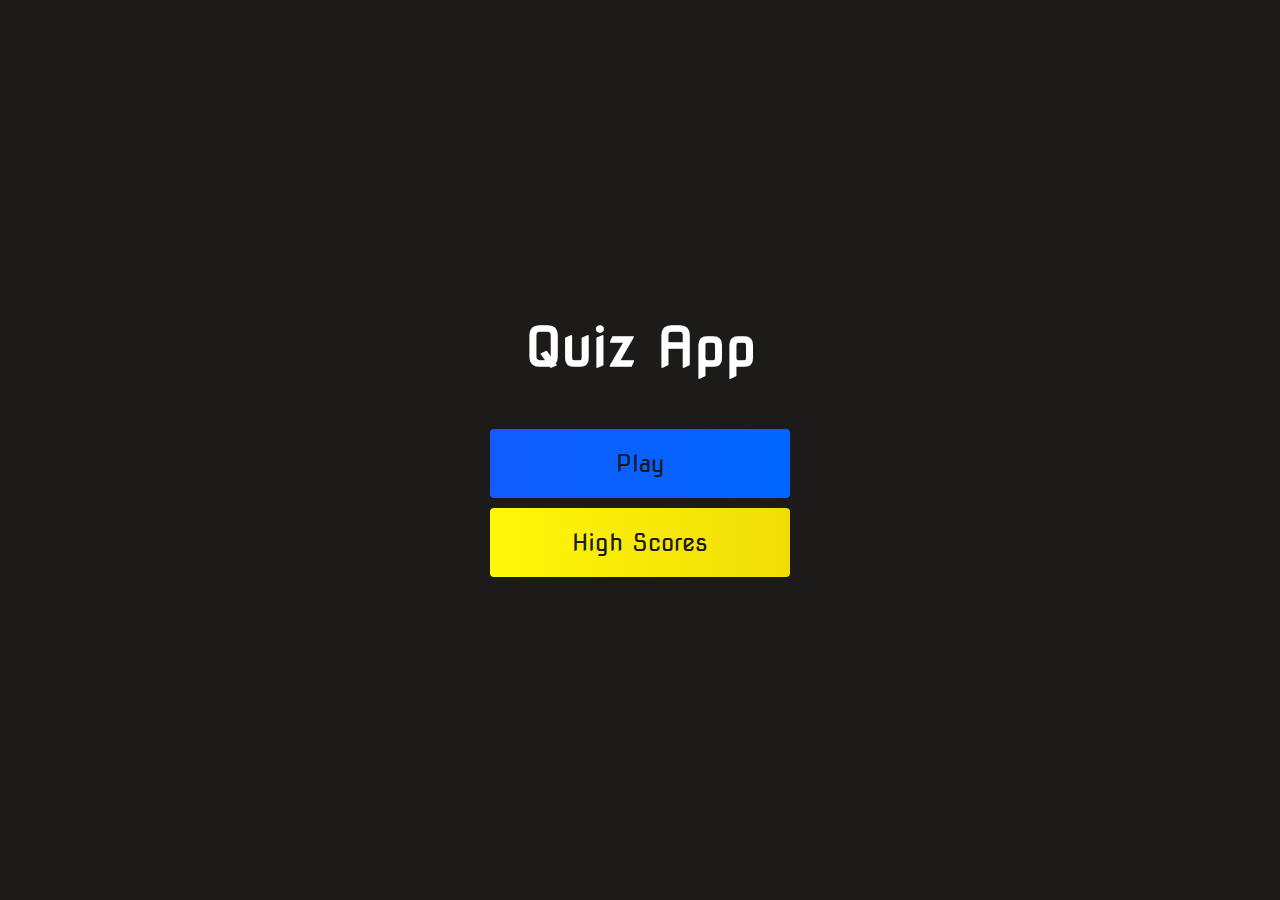
<file: public/index.html>
<!DOCTYPE html>
<html lang="en">
<head>
    <meta charset="UTF-8">
    <meta name="viewport" content="width=device-width, initial-scale=1.0">
    <title>Home page</title>
    <link rel="stylesheet" href="style.css">
    <link rel="stylesheet" href="https://use.fontawesome.com/releases/v5.13.1/css/all.css" integrity="sha384-xxzQGERXS00kBmZW/6qxqJPyxW3UR0BPsL4c8ILaIWXva5kFi7TxkIIaMiKtqV1Q" crossorigin="anonymous">
</head>
<body>
    <div class="container">
        <div id="home" class="flex-column flex-center">
            <h1>Quiz App</h1>
            <a href="/game.html" class="btn">Play</a>
            <a href="/highscores.html" id="highscore-btn" class="btn">High Scores</a>
        </div>
    </div>
</body>
</html>
</file>
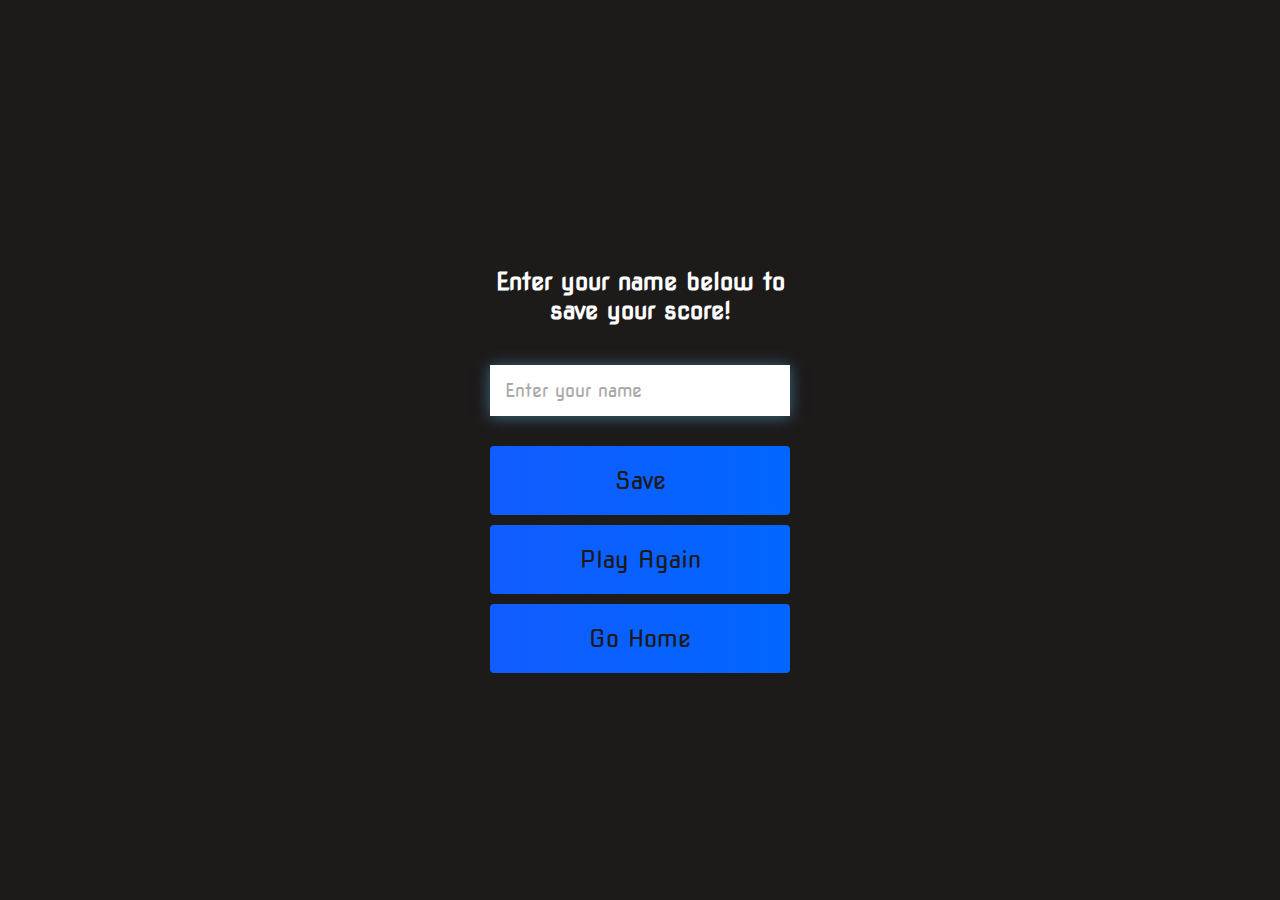
<file: public/end.html>
<!DOCTYPE html>
<html lang="en">
<head>
    <meta charset="UTF-8">
    <meta name="viewport" content="width=device-width, initial-scale=1.0">
    <title>Document</title>
    <link rel="stylesheet" href="style.css">
    <link rel="stylesheet" href="https://use.fontawesome.com/releases/v5.13.1/css/all.css" integrity="sha384-xxzQGERXS00kBmZW/6qxqJPyxW3UR0BPsL4c8ILaIWXva5kFi7TxkIIaMiKtqV1Q" crossorigin="anonymous">
</head>
<body>
    <div class="container">
        <div id="end" class="flex-center flex-column">
            <h1 id="finalScore">0</h1>
            <form class="end-form-container">
                <h2 id="end-text">Enter your name below to save your score!</h2>
                <input type="text" name="name" id="username" placeholder="Enter your name">
                <button class="btn" id="saveScoreBtn" type="submit" onclick="saveHighScore(event)" disabled>Save</button>
            </form>
            <a href="game.html" class="btn">Play Again</a>
            <a href="index.html" class="btn">Go Home</a>
        </div>
    </div>
    <script src="end.js"></script>
</body>
</html>
</file>
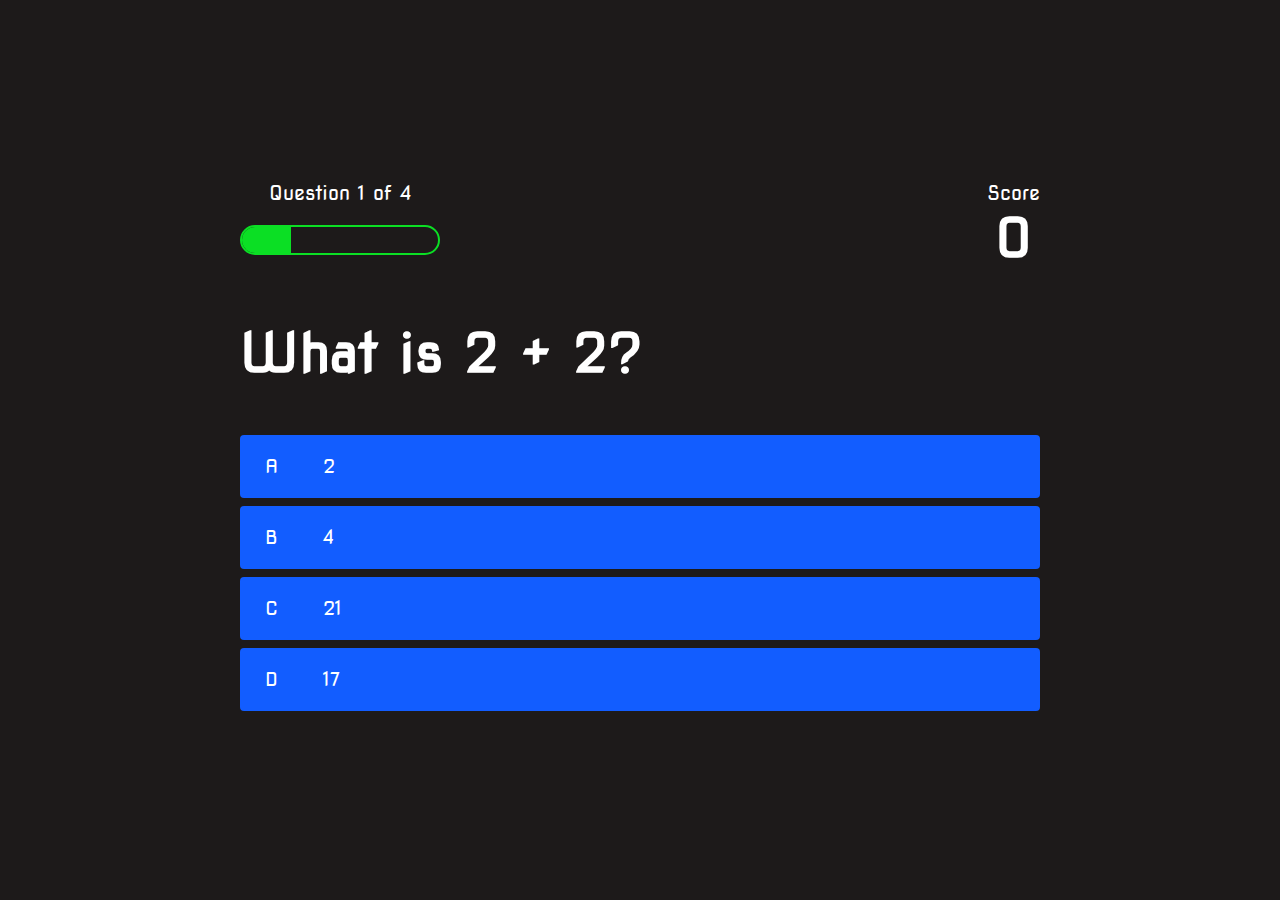
<file: public/game.html>
<!DOCTYPE html>
<html lang="en">
<head>
    <meta charset="UTF-8">
    <meta name="viewport" content="width=device-width, initial-scale=1.0">
    <title>Quiz Page</title>
    <link rel="stylesheet" href="style.css">
    <link rel="stylesheet" href="game.css">
</head>
<body>
    <div class="container">
        <div id="game" class="justify-center flex-column">
            <div id="hud">
                <div class="hud-item">
                    <p id="progressText" class="hud-prefix">
                        Question
                    </p>
                    <div id="progressBar">
                        <div id="progressBarFull"></div>
                    </div>
                </div>
                <div class="hud-item">
                    <p class="hud-prefix">
                        Score
                    </p>
                    <h1 class="hud-main-text" id="score">
                        0
                    </h1>
                </div>
            </div>
            <h1 id="question">What is the answer to this question</h1>
            <div class="choice-container">
                <p class="choice-prefix">A</p>
                <p class="choice-text" data-number="1">Choice</p>
            </div>
            <div class="choice-container">
                <p class="choice-prefix">B</p>
                <p class="choice-text" data-number="2">Choice 2</p>
            </div>
            <div class="choice-container">
                <p class="choice-prefix">C</p>
                <p class="choice-text" data-number="3">Choice 3</p>
            </div>
            <div class="choice-container">
                <p class="choice-prefix">D</p>
                <p class="choice-text" data-number="4">Choice 4</p>
            </div>
        </div>
    </div>
    <script src="game.js"></script>
</body>
</html>
</file>
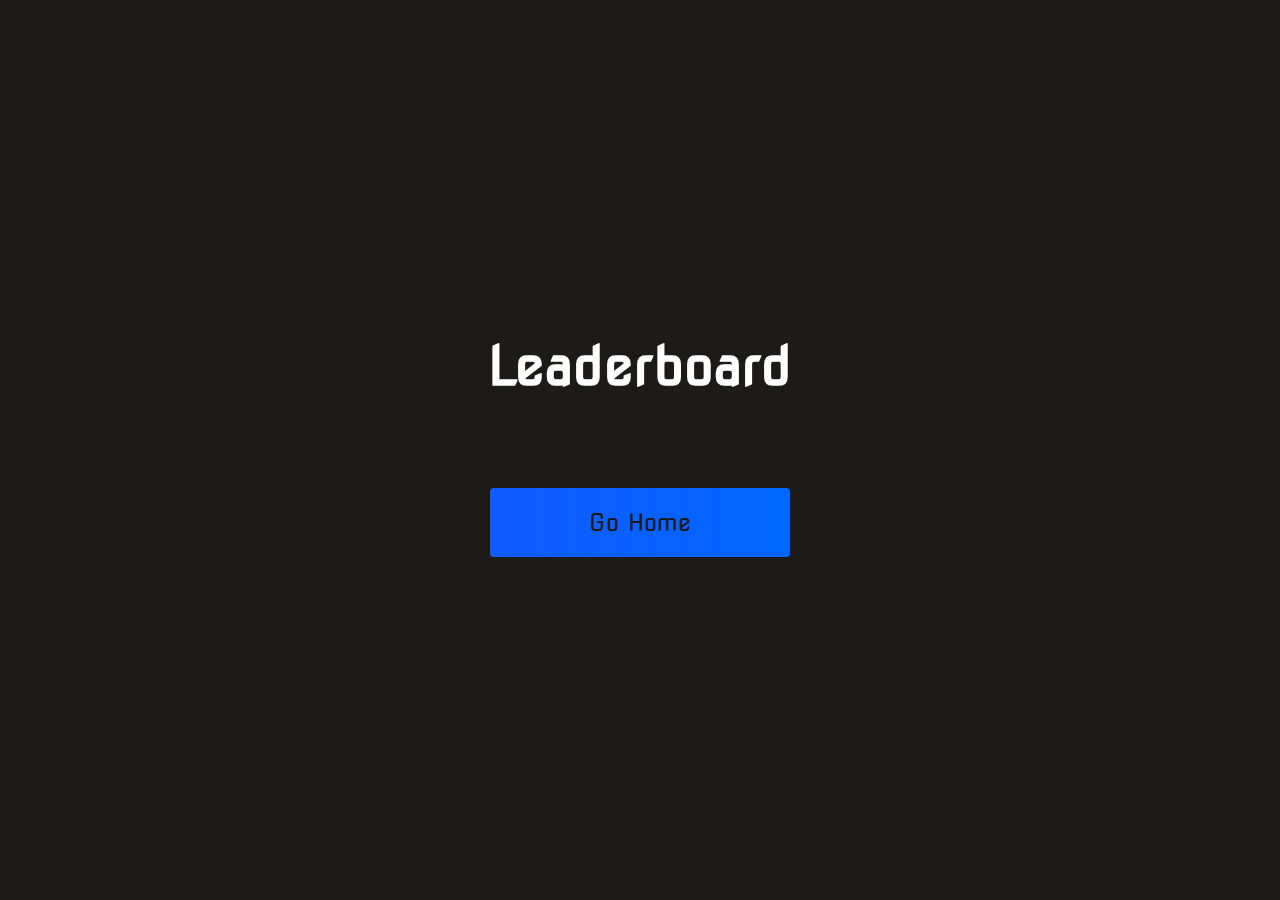
<file: public/highscores.html>
<!DOCTYPE html>
<html lang="en">
<head>
    <meta charset="UTF-8">
    <meta name="viewport" content="width=device-width, initial-scale=1.0">
    <title>High Scores</title>
    <link rel="stylesheet" href="style.css">
    <link rel="stylesheet" href="highscores.css">
    <link rel="stylesheet" href="https://use.fontawesome.com/releases/v5.13.1/css/all.css" integrity="sha384-xxzQGERXS00kBmZW/6qxqJPyxW3UR0BPsL4c8ILaIWXva5kFi7TxkIIaMiKtqV1Q" crossorigin="anonymous">
</head>
<body>
    <div class="container">
        <div id="highScores" class="flex-center flex-column">
            <h1 id="finalScore">Leaderboard</h1>
            <ul id="highScoresList"></ul>
            <a href="index.html" class="btn">Go Home</a>
        </div>
    </div>
    <script src="highscores.js"></script>
</body>
</html>
</file>
<file: public/style.css>
@import url('https://fonts.googleapis.com/css2?family=Nova+Square&display=swap');

:root {
    background-color: rgb(29, 26, 26)
}

* {
    box-sizing: border-box;
    margin: 0;
    padding: 0;
    font-size: 62.5%;
    font-family: 'Nova Square', cursive;
}

h1 {
    font-size: 5.4rem;
    color: #fff;
    margin-bottom: 5rem;
}



h2 {
    font-size: 4.2rem;
    margin-bottom: 4rem;

}

.container {
    width: 100vw;
    height: 100vh;
    display: flex;
    justify-content: center;
    align-items: center;
    max-width: 80rem;
    margin: 0 auto;
    padding: 2rem;
}

.flex-column {
    display: flex;
    flex-direction: column;
}

.flex-center {
    justify-content: center;
    align-items: center;
}

.justify-center {
    justify-content: center;
}

.text-center {
    text-align: center;
}

.hidden {
    display: none;
}

.btn {
    font-size: 2.4rem;
    padding: 2rem 0;
    width: 30rem;
    text-align: center;
    margin-bottom: 1rem;
    text-decoration: none;
    color: rgb(28, 26, 26);
    background: linear-gradient(90deg, rgb(18, 92, 255) 0%, rgb(0, 102, 255) 100%);
    border-radius: 4px;
}

.btn:hover {
    cursor: pointer;
    box-shadow: 0 0.4rem 1.4rem 0 rgba(8, 114, 244, 0.6);
    transition: transform 150ms;
    transform: scale(1.03);
}

.btn[disabled]:hover {
    cursor: not-allowed;
    box-shadow: none;
    transform: none;
}

#highscore-btn {
    background: linear-gradient(90deg, rgb(255, 247, 9) 0%, rgb(240, 221, 6) 100%);
}

#highscore-btn:hover {
    box-shadow: 0 0.4rem 1.4rem 0 rgba(255,255,0,0.5)
}


/* End Page CSS */
.end-form-container {
    width: 100%;
    display: flex;
    flex-direction: column;
    align-items: center;
    max-width: 30rem;
}

input {
    margin-bottom: 1rem;
    width: 20rem;
    padding: 1.5rem;
    font-size: 1.8rem;
    border: none;
    box-shadow: 0 0.1rem 1.4rem 0 rgba(86, 185, 235, 0.5);
}

input::placeholder {
    color: #aaa;
}

#username {
    margin-bottom: 3rem;
    width: 100%;
    outline: none;
}

#end-text {
    font-size: 2.4rem;
    color: #fff;
    text-align: center;
}

#saveScoreBtn {
    border: none;
}
</file>
<file: public/game.css>
body {
    color: #fff;
}

.choice-container {
    display: flex;
    margin-bottom: 0.8rem;
    width: 100%;
    border-radius: 4px;
    background: rgb(18, 93, 255);
    font-size: 3rem;
    min-width: 80rem;
}

.choice-container:hover {
    cursor: pointer;
    box-shadow: 0 0.4rem 1.4rem 0 rgba(6, 103, 247, 0.5);
    transform: scale(1.02);
    transform: transform 100ms;
}

.choice-prefix {
    padding: 2rem 2.5rem;
    color: white;
}

.choice-text {
    padding: 2rem;
    width: 100%;
}

.correct {
    background: linear-gradient(32deg, rgba(11, 223, 36) 0%, rgb(41, 232, 111) 100%);
}

.incorrect {
    background: linear-gradient(32deg, rgba(230, 29, 29, 1) 0%, rgb(224, 11, 11, 1) 100%);
}

/* Heads up Display */
#hud {
    display: flex;
    justify-content: space-between;
}

.hud-prefix {
    text-align: center;
    font-size: 2rem;
}

.hud-main-text {
    text-align: center;
}

#progressBar {
    width: 20rem;
    height: 3rem;
    border: 0.2rem solid rgb(11,223,36);
    margin-top: 2rem;
    border-radius: 50px;
    overflow: hidden;
}

#progressBarFull {
    height: 100%;
    background: rgb(11,223,36);
    width: 0%;
}

@media screen and (max-width: 768px) {
    .choice-container {
        min-width: 40rem;
    }
}
</file>
<file: public/highscores.css>
body {
    color: #fff;
}

#highScoresList {
    list-style: none;
    margin-bottom: 4rem;
}

.high-score {
    font-size: 2.8rem;
    margin-bottom: 0.5rem;
}
</file>
